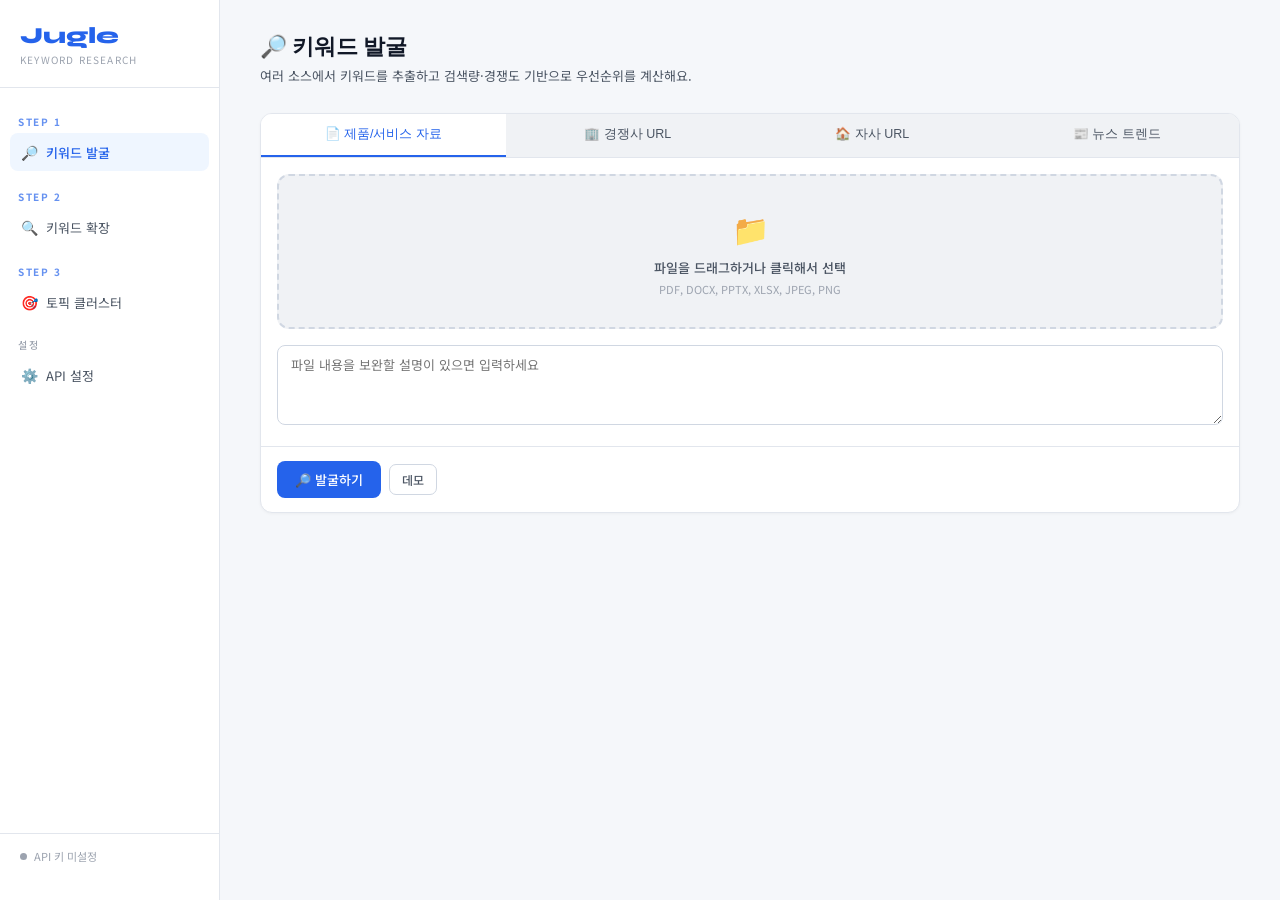
<file: index.html>
<!DOCTYPE html>
<html lang="ko">
<head>
<meta charset="UTF-8">
<meta name="viewport" content="width=device-width, initial-scale=1.0">
<title>Jugle — 키워드 발굴 도구</title>
<link href="https://fonts.googleapis.com/css2?family=Syne:wght@400;500;600;700;800&family=Noto+Sans+KR:wght@300;400;500;700&display=swap" rel="stylesheet">
<link rel="stylesheet" href="style.css">
</head>
<body>
<div class="app">

<!-- ── 사이드바 ── -->
<aside class="sidebar">
  <div class="logo">
    <div class="logo-text">Jugle</div>
    <div class="logo-sub">Keyword Research</div>
  </div>
  <nav class="nav">
    <div class="nav-step">STEP 1</div>
    <div class="nav-item active" onclick="showPage('discover')"><span class="icon">🔎</span>키워드 발굴</div>
    <div class="nav-step">STEP 2</div>
    <div class="nav-item" onclick="showPage('longtail')"><span class="icon">🔍</span>키워드 확장</div>
    <div class="nav-step">STEP 3</div>
    <div class="nav-item" onclick="showPage('strategy')"><span class="icon">🎯</span>토픽 클러스터</div>
    <div class="nav-label">설정</div>
    <div class="nav-item" onclick="showPage('settings')"><span class="icon">⚙️</span>API 설정</div>
  </nav>
  <div class="sidebar-bottom">
    <div class="api-status">
      <div class="api-dot" id="api-dot"></div>
      <span id="api-status-text">API 키 미설정</span>
    </div>
  </div>
</aside>

<!-- ── 메인 ── -->
<main class="main">

<!-- ══ 키워드 확장 ══ -->
<div id="page-longtail" class="page">
  <div class="page-header">
    <div class="page-title">🔍 키워드 확장</div>
    <div class="page-desc">씨앗 키워드를 수직으로 깊게 파요. 같은 주제를 다양한 표현 방식으로 확장해 롱테일 키워드 30~40개를 발굴하고 인지/고려/전환으로 분류해요.</div>
  </div>
  <div class="card">
    <div class="card-title">🌱 씨앗 키워드</div>
    <div style="display:flex;gap:8px">
      <input type="text" id="seed-keyword" placeholder="예: AI 코딩 도구 (쉼표로 최대 3개)"/>
      <button class="btn btn-primary" onclick="expandLongtail()">🔍 확장</button>
      <button class="btn btn-secondary btn-sm" onclick="demoLongtail()">데모</button>
    </div>
  </div>
  <div id="longtail-result"></div>
</div>

<!-- ══ 키워드 발굴 ══ -->
<div id="page-discover" class="page active">
  <div class="page-header">
    <div class="page-title">🔎 키워드 발굴</div>
    <div class="page-desc">여러 소스에서 키워드를 추출하고 검색량·경쟁도 기반으로 우선순위를 계산해요.</div>
  </div>

  <!-- 소스 탭 -->
  <div class="card" style="padding:0;overflow:hidden">
    <div class="disc-tab-bar">
      <button class="disc-tab-btn active" data-tab="product" onclick="selectDiscTab(this)">📄 제품/서비스 자료</button>
      <button class="disc-tab-btn" data-tab="competitor" onclick="selectDiscTab(this)">🏢 경쟁사 URL</button>
      <button class="disc-tab-btn" data-tab="owned" onclick="selectDiscTab(this)">🏠 자사 URL</button>
      <button class="disc-tab-btn" data-tab="news" onclick="selectDiscTab(this)">📰 뉴스 트렌드</button>
    </div>

    <!-- 제품/서비스 자료 -->
    <div class="disc-tab-panel active" id="disc-panel-product">
      <div class="dropzone" id="disc-dropzone"
        ondragover="event.preventDefault();this.classList.add('drag-over')"
        ondragleave="this.classList.remove('drag-over')"
        ondrop="handleDiscDrop(event)"
        onclick="document.getElementById('disc-file-input').click()">
        <div class="dropzone-icon">📁</div>
        <div class="dropzone-text">파일을 드래그하거나 클릭해서 선택</div>
        <div class="dropzone-sub">PDF, DOCX, PPTX, XLSX, JPEG, PNG</div>
      </div>
      <input type="file" id="disc-file-input" accept=".pdf,.docx,.pptx,.xlsx,.jpeg,.jpg,.png" style="display:none" onchange="handleDiscFileSelect(event)">
      <div id="disc-file-list" style="padding:0 16px"></div>
      <div style="padding:0 16px 16px">
        <textarea id="disc-product-text" style="height:80px" placeholder="파일 내용을 보완할 설명이 있으면 입력하세요"></textarea>
      </div>
    </div>

    <!-- 경쟁사 URL -->
    <div class="disc-tab-panel" id="disc-panel-competitor">
      <div style="padding:16px">
        <textarea id="disc-competitor-urls" style="height:140px" placeholder="경쟁사 URL을 한 줄에 하나씩 입력하세요&#10;https://example.com/blog"></textarea>
      </div>
    </div>

    <!-- 자사 URL -->
    <div class="disc-tab-panel" id="disc-panel-owned">
      <div style="padding:16px">
        <textarea id="disc-owned-urls" style="height:140px" placeholder="자사 URL을 한 줄에 하나씩 입력하세요&#10;https://mysite.com/blog"></textarea>
      </div>
    </div>

    <!-- 뉴스 트렌드 -->
    <div class="disc-tab-panel" id="disc-panel-news">
      <div style="padding:16px">
        <textarea id="disc-news-topic" style="height:140px" placeholder="분석할 업계 키워드를 입력하세요 (예: AI 코딩 도구, SaaS)"></textarea>
      </div>
    </div>

    <div style="padding:14px 16px;display:flex;gap:8px;align-items:center;border-top:1px solid var(--border)">
      <button class="btn btn-primary" onclick="discoverKeywords()">🔎 발굴하기</button>
      <button class="btn btn-secondary btn-sm" onclick="demoDiscover()">데모</button>
      <button class="btn btn-ghost btn-sm" id="disc-load-prev" onclick="loadPrevDiscoverResult()" style="display:none;margin-left:auto;font-size:11px"></button>
    </div>
  </div>

  <!-- 가중치 슬라이더 + 결과 -->
  <div id="discover-result"></div>
</div>

<!-- ══ 콘텐츠 전략 ══ -->
<div id="page-strategy" class="page">
  <div class="page-header">
    <div class="page-title">🎯 토픽 클러스터</div>
    <div class="page-desc">핵심 주제어를 입력하면 토픽 클러스터 맵과 콘텐츠 캘린더를 자동 생성해요.</div>
  </div>
  <div class="card">
    <div class="card-title">🗺️ 토픽 클러스터 맵</div>
    <div class="mb-16">
      <label>핵심 주제어</label>
      <input type="text" id="topic-keywords" placeholder="예: AI 코딩 도구"/>
    </div>
    <div style="display:flex;gap:8px;align-items:center">
      <button class="btn btn-primary" onclick="generateTopicCluster()">🗺️ 클러스터 생성</button>
      <button class="btn btn-secondary btn-sm" onclick="demoTopicCluster()">데모 보기</button>
    </div>
  </div>
  <div id="topic-result"></div>
</div>

<!-- ══ 설정 ══ -->
<div id="page-settings" class="page">
  <div class="page-header"><div class="page-title">⚙️ API 설정</div><div class="page-desc">API 키는 이 브라우저 로컬에만 저장돼요.</div></div>
  <div class="card settings-form">
    <div class="card-title">🔑 Anthropic API Key</div>
    <div class="field">
      <label>API Key</label>
      <div class="key-input-wrap"><input type="password" id="api-key-input" placeholder="sk-ant-api03-…"/><span class="key-toggle" onclick="toggleKeyVisibility()">보기</span></div>
      <div class="text-xs" style="margin-top:5px">console.anthropic.com에서 발급</div>
    </div>
    <button class="btn btn-primary" onclick="saveApiKey()">저장</button>
    <button class="btn btn-ghost" style="margin-left:6px" onclick="clearApiKey()">초기화</button>
  </div>
  <div class="card settings-form">
    <div class="card-title">🔍 DataForSEO API (구글 검색량 · KD)</div>
    <div class="field">
      <label>Client ID</label>
      <div class="key-input-wrap"><input type="password" id="dfs-id-input" placeholder="이메일 형식"/><span class="key-toggle" onclick="toggleDfsVisibility('id')">보기</span></div>
    </div>
    <div class="field" style="margin-top:10px">
      <label>Client Secret</label>
      <div class="key-input-wrap"><input type="password" id="dfs-secret-input" placeholder="DataForSEO 비밀번호"/><span class="key-toggle" onclick="toggleDfsVisibility('secret')">보기</span></div>
    </div>
    <div class="text-xs" style="margin-top:6px;margin-bottom:12px">app.dataforseo.com에서 발급 · Netlify 환경변수 DATAFORSEO_CLIENT_ID / DATAFORSEO_CLIENT_SECRET에도 설정 필요</div>
    <button class="btn btn-primary" onclick="saveDfsKeys()">저장</button>
    <button class="btn btn-ghost" style="margin-left:6px" onclick="clearDfsKeys()">초기화</button>
  </div>
  <div class="card settings-form">
    <div class="card-title">🗄️ 데이터 관리</div>
    <div style="display:flex;flex-direction:column;gap:8px">
      <button class="btn btn-secondary" onclick="exportJSON()">⬇ JSON으로 전체 백업</button>
      <button class="btn btn-secondary" onclick="document.getElementById('import-file2').click()">⬆ JSON에서 복원</button>
      <input type="file" id="import-file2" accept=".json" style="display:none" onchange="importJSON(event)">
      <div class="text-xs" style="margin-top:3px">브라우저 캐시 삭제 전에 꼭 백업하세요.</div>
    </div>
  </div>
  <div id="settings-msg"></div>
</div>

</main>
</div>

<script src="main.js"></script>

</body>
</html>
</file>
<file: style.css>
:root {
  --bg:#F5F7FA;--bg2:#FFFFFF;--bg3:#F0F2F5;
  --border:#E2E6ED;--border2:#D0D7E2;
  --accent:#2563EB;--accent-lt:#EFF6FF;
  --green:#059669;--green-lt:#ECFDF5;
  --amber:#D97706;--amber-lt:#FFFBEB;
  --red:#DC2626;--red-lt:#FEF2F2;
  --text:#111827;--text2:#4B5563;--text3:#9CA3AF;
  /* 인지/고려/전환 — 밝고 부드러운 파스텔 톤 */
  --인지-bg:#E0F2FE;--인지-c:#0284C7;--인지-border:#BAE6FD;
  --고려-bg:#FEF9C3;--고려-c:#CA8A04;--고려-border:#FDE047;
  --전환-bg:#DCFCE7;--전환-c:#16A34A;--전환-border:#86EFAC;
}
*{margin:0;padding:0;box-sizing:border-box;}
body{background:var(--bg);color:var(--text);font-family:'Noto Sans KR',sans-serif;font-weight:400;min-height:100vh;}
.app{display:flex;min-height:100vh;}

/* ── 사이드바 ── */
.sidebar{width:220px;min-height:100vh;background:var(--bg2);border-right:1px solid var(--border);display:flex;flex-direction:column;padding:22px 0;position:fixed;top:0;left:0;bottom:0;z-index:100;}
.logo{padding:0 20px 20px;border-bottom:1px solid var(--border);}
.logo-text{font-family:'Syne',sans-serif;font-size:23px;font-weight:800;color:var(--accent);}
.logo-sub{font-size:10px;color:var(--text3);letter-spacing:1.2px;text-transform:uppercase;margin-top:3px;}
.nav{padding:8px 10px;flex:1;}
.nav-label{font-size:10px;letter-spacing:1.5px;text-transform:uppercase;color:var(--text3);padding:0 8px;margin-bottom:4px;margin-top:16px;font-weight:500;}
.nav-step{font-size:10px;letter-spacing:1.5px;text-transform:uppercase;color:var(--accent);padding:0 8px;margin-bottom:4px;margin-top:18px;font-weight:700;opacity:0.7;}

.nav-item{display:flex;align-items:center;gap:8px;padding:9px 10px;border-radius:8px;font-size:13px;color:var(--text2);cursor:pointer;transition:all 0.15s;margin-bottom:1px;}
.nav-item:hover{background:var(--bg3);color:var(--text);}
.nav-item.active{background:var(--accent-lt);color:var(--accent);font-weight:500;}
.nav-item .icon{font-size:14px;width:18px;text-align:center;}
.sidebar-bottom{padding:14px 20px;border-top:1px solid var(--border);}
.api-status{display:flex;align-items:center;gap:7px;font-size:11px;color:var(--text3);}
.api-dot{width:7px;height:7px;border-radius:50%;background:var(--text3);}
.api-dot.on{background:var(--green);box-shadow:0 0 0 2px var(--green-lt);}

/* ── 메인 ── */
.main{margin-left:220px;flex:1;padding:32px 40px;min-height:100vh;}
.page{display:none;}
.page.active{display:block;animation:fadeIn 0.2s ease;}
@keyframes fadeIn{from{opacity:0;transform:translateY(5px)}to{opacity:1;transform:translateY(0)}}

/* ── 공통 컴포넌트 ── */
.page-header{margin-bottom:26px;}
.page-title{font-family:'Syne',sans-serif;font-size:22px;font-weight:700;color:var(--text);}
.page-desc{font-size:13px;color:var(--text2);margin-top:4px;line-height:1.6;}
.card{background:var(--bg2);border:1px solid var(--border);border-radius:12px;padding:20px;margin-bottom:14px;box-shadow:0 1px 3px rgba(0,0,0,0.04);}
.card-title{font-family:'Syne',sans-serif;font-size:13px;font-weight:600;color:var(--text);margin-bottom:14px;display:flex;align-items:center;gap:6px;}
input,textarea,select{background:var(--bg2);border:1px solid var(--border2);border-radius:8px;color:var(--text);font-family:'Noto Sans KR',sans-serif;font-size:13px;padding:9px 13px;outline:none;transition:border-color 0.15s,box-shadow 0.15s;width:100%;}
input:focus,textarea:focus,select:focus{border-color:var(--accent);box-shadow:0 0 0 3px rgba(37,99,235,0.09);}
input::placeholder{color:var(--text3);}
label{font-size:11px;color:var(--text2);margin-bottom:5px;display:block;font-weight:500;}
.btn{display:inline-flex;align-items:center;gap:6px;padding:9px 18px;border-radius:8px;font-family:'Noto Sans KR',sans-serif;font-size:13px;font-weight:500;cursor:pointer;transition:all 0.15s;border:none;outline:none;white-space:nowrap;}
.btn-primary{background:var(--accent);color:#fff;}
.btn-primary:hover{background:#1D4ED8;box-shadow:0 4px 12px rgba(37,99,235,0.22);transform:translateY(-1px);}
.btn-secondary{background:var(--bg2);color:var(--text2);border:1px solid var(--border2);}
.btn-secondary:hover{background:var(--bg3);color:var(--text);}
.btn-ghost{background:transparent;color:var(--text2);padding:6px 10px;font-size:12px;}
.btn-ghost:hover{color:var(--accent);background:var(--accent-lt);border-radius:6px;}
.btn-sm{padding:6px 12px;font-size:12px;border-radius:7px;}
.btn:disabled{opacity:0.4;cursor:not-allowed;}
.tabs{display:flex;gap:2px;margin-bottom:20px;background:var(--bg3);border-radius:10px;padding:3px;width:fit-content;border:1px solid var(--border);}
.tab{padding:7px 16px;border-radius:8px;font-size:12px;cursor:pointer;color:var(--text2);transition:all 0.15s;}
.tab.active{background:var(--bg2);color:var(--accent);font-weight:500;box-shadow:0 1px 3px rgba(0,0,0,0.08);}
.banner{display:flex;align-items:flex-start;gap:10px;padding:10px 14px;border-radius:9px;font-size:12px;margin-bottom:12px;line-height:1.5;}
.banner-warning{background:var(--amber-lt);border:1px solid #FDE68A;color:#92400E;}
.banner-info{background:var(--accent-lt);border:1px solid #BFDBFE;color:#1E40AF;}
.banner-success{background:var(--green-lt);border:1px solid #A7F3D0;color:#065F46;}
.text-xs{font-size:11px;color:var(--text3);}
.text-sm{font-size:12px;color:var(--text2);}
.flex{display:flex;}.items-center{align-items:center;}.justify-between{justify-content:space-between;}
.mb-12{margin-bottom:12px;}.mb-16{margin-bottom:16px;}

/* ── Intent 배지 ── */
.intent-pill{display:inline-flex;align-items:center;justify-content:center;padding:2px 9px;border-radius:5px;font-size:11px;font-weight:600;white-space:nowrap;cursor:pointer;transition:opacity 0.15s;}
.intent-pill:hover{opacity:0.75;}
.ip-인지{background:var(--인지-bg);color:var(--인지-c);}
.ip-고려{background:var(--고려-bg);color:var(--고려-c);}
.ip-전환{background:var(--전환-bg);color:var(--전환-c);}

/* ── KD 바 ── */
.kd-wrap{display:flex;align-items:center;gap:7px;}
.kd-bar-bg{flex:1;height:5px;background:var(--bg3);border-radius:3px;overflow:hidden;min-width:44px;}
.kd-bar{height:100%;border-radius:3px;}
.kd-num{font-size:12px;font-weight:600;min-width:24px;text-align:right;}

/* ── 체크박스 ── */
.row-checkbox{width:15px;height:15px;cursor:pointer;accent-color:var(--accent);}
.th-checkbox{width:15px;height:15px;cursor:pointer;accent-color:var(--accent);}

/* ── 선택 저장 툴바 (사용 안 함 — result-summary에 통합) ── */
.select-toolbar{ display:none !important; }

/* ── 인텐트 인라인 필터 (테이블 헤더 드롭다운) ── */
.intent-filter-wrap{position:relative;display:inline-flex;align-items:center;gap:4px;}
.intent-filter-btn{display:inline-flex;align-items:center;gap:3px;padding:3px 8px;border-radius:5px;font-size:11px;font-weight:600;border:1px dashed transparent;cursor:pointer;transition:all 0.15s;}
.intent-filter-btn:hover{border-color:var(--border2);background:var(--bg3);}
.intent-filter-btn.filtered-인지{background:var(--인지-bg);color:var(--인지-c);border-color:var(--인지-c);}
.intent-filter-btn.filtered-고려{background:var(--고려-bg);color:var(--고려-c);border-color:var(--고려-c);}
.intent-filter-btn.filtered-전환{background:var(--전환-bg);color:var(--전환-c);border-color:var(--전환-c);}
.intent-dropdown{position:absolute;top:28px;left:0;background:var(--bg2);border:1px solid var(--border);border-radius:10px;box-shadow:0 8px 20px rgba(0,0,0,0.1);z-index:300;min-width:130px;padding:4px;display:none;}
.intent-dropdown.open{display:block;animation:fadeIn 0.1s ease;}
.intent-dropdown-item{display:flex;align-items:center;gap:8px;padding:7px 10px;border-radius:7px;font-size:12px;cursor:pointer;transition:background 0.1s;}
.intent-dropdown-item:hover{background:var(--bg3);}
.intent-dropdown-item.selected{background:var(--accent-lt);}

/* ── 플랫폼 스위치 탭 (검색창 위) ── */
.platform-switch{display:inline-flex;background:var(--bg3);border:1px solid var(--border);border-radius:20px;padding:3px;margin-bottom:10px;}
.psw-btn{padding:5px 16px;border-radius:16px;font-size:12px;font-weight:500;color:var(--text2);cursor:pointer;transition:all 0.18s;border:none;background:transparent;white-space:nowrap;display:flex;align-items:center;gap:5px;}
.psw-btn.active{background:var(--bg2);color:var(--accent);box-shadow:0 1px 4px rgba(0,0,0,0.1);}
.psw-btn.active-naver{background:var(--bg2);color:#059669;box-shadow:0 1px 4px rgba(0,0,0,0.1);}
.psw-btn:hover:not(.active):not(.active-naver){color:var(--text);}

/* ── 트렌드 검색바 (단순화) ── */
.trend-searchbar{display:flex;align-items:stretch;background:var(--bg2);border:1px solid var(--border2);border-radius:10px;overflow:hidden;box-shadow:0 1px 4px rgba(0,0,0,0.06);}
.trend-searchbar:focus-within{border-color:var(--accent);box-shadow:0 0 0 3px rgba(37,99,235,0.1);}
.tseg-wrap{display:flex;align-items:center;gap:1px;padding:5px 6px;border-right:1px solid var(--border);flex-shrink:0;}
.tseg{padding:6px 12px;border-radius:7px;font-size:12.5px;color:var(--text2);cursor:pointer;transition:all 0.15s;white-space:nowrap;border:none;background:transparent;}
.tseg.active{background:var(--accent);color:#fff;font-weight:500;}
.tseg:hover:not(.active){background:var(--bg3);}
.trend-other-input{border:none!important;box-shadow:none!important;border-radius:0!important;padding:10px 14px;font-size:13px;flex:1;min-width:0;outline:none;}
.trend-spacer{flex:1;}
.trend-search-btn{padding:0 20px;background:var(--accent);color:#fff;border:none;font-family:'Noto Sans KR',sans-serif;font-size:13px;font-weight:500;cursor:pointer;transition:background 0.15s;display:flex;align-items:center;gap:6px;align-self:stretch;}
.trend-search-btn:hover{background:#1D4ED8;}

/* ── 검색량 기간 범위 ── */
.range-bar{display:flex;align-items:center;gap:6px;margin-top:8px;}
.range-btn{padding:4px 11px;border-radius:15px;font-size:11px;font-weight:500;border:1px solid var(--border);background:var(--bg2);color:var(--text2);cursor:pointer;transition:all 0.15s;}
.range-btn.active{background:var(--accent-lt);border-color:var(--accent);color:var(--accent);}
.range-btn:disabled{opacity:0.35;cursor:not-allowed;}
.range-label{font-size:11px;color:var(--text3);margin-right:2px;}

/* ── 키워드 테이블 ── */
.kw-table-wrap{overflow-x:auto;border-radius:10px;border:1px solid var(--border);background:var(--bg2);}
.kw-table{width:100%;border-collapse:collapse;}
.kw-table thead tr{background:var(--bg3);border-bottom:1px solid var(--border2);}
.kw-table th{text-align:left;padding:10px 12px;font-size:11px;letter-spacing:0.8px;text-transform:uppercase;color:var(--text3);font-weight:600;white-space:nowrap;user-select:none;}
.kw-table th.sortable{cursor:pointer;}
.kw-table th.sortable:hover{color:var(--accent);}
.kw-table th .sort-icon{margin-left:3px;opacity:0.4;}
.kw-table th.sort-asc .sort-icon,.kw-table th.sort-desc .sort-icon{opacity:1;color:var(--accent);}
.kw-table tbody tr{border-bottom:1px solid var(--border);transition:background 0.1s;}
.kw-table tbody tr:last-child{border-bottom:none;}
.kw-table tbody tr:hover{background:#FAFBFD;}
.kw-table tbody tr.row-selected{background:var(--accent-lt)!important;}
.kw-table td{padding:10px 12px;font-size:13px;vertical-align:middle;}
.kw-table td.keyword-cell{font-weight:500;color:var(--text);max-width:240px;}
.kw-table td.num-cell{text-align:right;font-variant-numeric:tabular-nums;color:var(--text2);font-size:12px;}
.result-summary{display:flex;align-items:center;gap:14px;padding:8px 0;margin-bottom:10px;font-size:12px;color:var(--text2);}
.result-summary strong{color:var(--text);}
.result-actions{margin-left:auto;display:flex;gap:7px;}

/* ── 케밥 메뉴 ── */
.kebab-wrap{position:relative;}
.kebab-btn{width:26px;height:26px;border-radius:6px;background:transparent;border:1px solid var(--border);color:var(--text3);cursor:pointer;font-size:15px;display:flex;align-items:center;justify-content:center;transition:all 0.15s;line-height:1;}
.kebab-btn:hover{border-color:var(--accent);color:var(--accent);background:var(--accent-lt);}
.kebab-menu{position:absolute;right:0;top:30px;background:var(--bg2);border:1px solid var(--border);border-radius:10px;box-shadow:0 8px 24px rgba(0,0,0,0.12);z-index:200;min-width:155px;padding:4px;display:none;}
.kebab-menu.open{display:block;animation:fadeIn 0.12s ease;}
.kebab-item{display:flex;align-items:center;gap:8px;padding:7px 10px;border-radius:7px;font-size:12px;color:var(--text2);cursor:pointer;transition:background 0.1s;}
.kebab-item:hover{background:var(--bg3);color:var(--text);}
.kebab-divider{height:1px;background:var(--border);margin:3px 0;}

/* ── 저장함 필터 ── */
.intent-filters{display:flex;gap:6px;flex-wrap:wrap;margin-bottom:14px;}
.intent-btn{padding:5px 12px;border-radius:20px;font-size:12px;border:1px solid var(--border);background:var(--bg2);color:var(--text2);cursor:pointer;transition:all 0.15s;}
.intent-btn.f-all{background:var(--bg3);border-color:var(--border2);color:var(--text);font-weight:500;}
.intent-btn.f-인지{background:var(--인지-bg);border-color:#93C5FD;color:var(--인지-c);font-weight:500;}
.intent-btn.f-고려{background:var(--고려-bg);border-color:#FCD34D;color:var(--고려-c);font-weight:500;}
.intent-btn.f-전환{background:var(--전환-bg);border-color:#6EE7B7;color:var(--전환-c);font-weight:500;}

/* ── 로딩 ── */
.loading-wrap{display:flex;flex-direction:column;align-items:center;justify-content:center;padding:52px;gap:12px;}
.spinner{width:30px;height:30px;border:2.5px solid var(--border);border-top-color:var(--accent);border-radius:50%;animation:spin 0.75s linear infinite;}
@keyframes spin{to{transform:rotate(360deg)}}
.loading-text{font-size:13px;color:var(--text2);}
.stream-box{background:var(--bg3);border:1px solid var(--border);border-radius:10px;padding:16px;font-size:13px;line-height:1.8;color:var(--text2);min-height:80px;white-space:pre-wrap;}

/* ── 홈 ── */

/* ── 연관키워드 그래프 ── */

/* ── 인텐트 갭 ── */
.gap-row{display:flex;align-items:center;gap:10px;margin-bottom:10px;}
.gap-bg{flex:1;height:8px;background:var(--bg3);border-radius:4px;overflow:hidden;}
.gap-bar{height:100%;border-radius:4px;transition:width 0.5s ease;}

/* ── 토픽 클러스터 퍼널 레인 ── */
.cluster-pillar{background:var(--accent);color:#fff;border-radius:10px;padding:14px 18px;margin-bottom:20px;font-weight:600;font-size:14px;text-align:center;position:relative;}
.cluster-pillar::after{content:'';position:absolute;bottom:-12px;left:50%;transform:translateX(-50%);width:2px;height:12px;background:var(--border2);}
.funnel-lanes{display:grid;grid-template-columns:repeat(3,1fr);gap:16px;position:relative;}
.funnel-lanes::before{content:'';position:absolute;top:0;left:0;right:0;height:3px;background:linear-gradient(90deg,var(--인지-c),var(--고려-c),var(--전환-c));border-radius:3px;margin-bottom:4px;}
.funnel-lane{background:var(--bg2);border:1px solid var(--border);border-radius:10px;overflow:hidden;}
.funnel-lane-header{padding:10px 14px;font-size:12px;font-weight:600;display:flex;align-items:center;gap:7px;border-bottom:1px solid var(--border);}
.funnel-lane-header.인지{background:var(--인지-bg);color:var(--인지-c);}
.funnel-lane-header.고려{background:var(--고려-bg);color:var(--고려-c);}
.funnel-lane-header.전환{background:var(--전환-bg);color:var(--전환-c);}
.funnel-lane-body{padding:10px;}
.funnel-item{background:var(--bg3);border-radius:8px;padding:10px 12px;margin-bottom:8px;border-left:3px solid transparent;transition:all 0.15s;}
.funnel-item:last-child{margin-bottom:0;}
.funnel-item.인지{border-left-color:var(--인지-c);}
.funnel-item.고려{border-left-color:var(--고려-c);}
.funnel-item.전환{border-left-color:var(--전환-c);}
.funnel-item:hover{background:var(--surface);}
.funnel-item-title{font-size:12.5px;font-weight:500;color:var(--text);margin-bottom:4px;line-height:1.4;}
.funnel-item-meta{display:flex;gap:8px;align-items:center;}
.funnel-connector{display:flex;justify-content:center;margin:12px 0;color:var(--text3);font-size:18px;}

/* ── 설정 ── */
.settings-form{max-width:460px;}
.settings-form .field{margin-bottom:16px;}
.key-input-wrap{position:relative;}
.key-input-wrap input{padding-right:56px;font-family:monospace;font-size:12px;}
.key-toggle{position:absolute;right:11px;top:50%;transform:translateY(-50%);font-size:11px;color:var(--accent);cursor:pointer;font-weight:500;}

/* ── 빈 상태 ── */
.empty-state{text-align:center;padding:52px;color:var(--text3);}
.empty-icon{font-size:40px;margin-bottom:12px;opacity:0.3;}
/* ── 캘린더 발행 빈도 버튼 (range-btn과 분리) ── */
.cal-freq-btn{padding:5px 11px;border-radius:7px;font-size:11px;font-weight:500;border:none;background:transparent;color:var(--text2);cursor:pointer;transition:all 0.15s;}
.cal-freq-btn.active{background:var(--bg2);color:var(--accent);box-shadow:0 1px 3px rgba(0,0,0,0.08);}
.cal-freq-btn:hover:not(.active){color:var(--text);}

/* ── 비교 모달 ── */
.compare-modal-box{background:var(--bg2);border-radius:14px;box-shadow:0 20px 60px rgba(0,0,0,0.18);width:680px;max-width:95vw;max-height:88vh;display:flex;flex-direction:column;overflow:hidden;}
.compare-modal-header{padding:16px 20px;border-bottom:1px solid var(--border);display:flex;align-items:center;justify-content:space-between;}
.compare-modal-title{font-family:'Syne',sans-serif;font-size:15px;font-weight:700;}
.compare-modal-close{width:28px;height:28px;border-radius:6px;border:1px solid var(--border);background:transparent;cursor:pointer;font-size:16px;display:flex;align-items:center;justify-content:center;color:var(--text2);}
.compare-modal-close:hover{background:var(--bg3);}
.compare-modal-body{flex:1;overflow-y:auto;padding:20px;}

/* ── 키워드 발굴 ── */
.disc-tab-bar{display:flex;border-bottom:1px solid var(--border);background:var(--bg3);}
.disc-tab-btn{flex:1;padding:12px 10px;font-size:12.5px;font-weight:500;color:var(--text2);background:transparent;border:none;cursor:pointer;transition:all 0.15s;border-bottom:2px solid transparent;white-space:nowrap;}
.disc-tab-btn:hover{color:var(--accent);background:var(--bg2);}
.disc-tab-btn.active{color:var(--accent);border-bottom-color:var(--accent);background:var(--bg2);}
.disc-tab-panel{display:none;}
.disc-tab-panel.active{display:block;}

/* 드롭존 */
.dropzone{margin:16px;border:2px dashed var(--border2);border-radius:12px;padding:30px 20px;text-align:center;cursor:pointer;transition:all 0.2s;background:var(--bg3);}
.dropzone:hover,.dropzone.drag-over{border-color:var(--accent);background:var(--accent-lt);}
.dropzone-icon{font-size:30px;margin-bottom:8px;}
.dropzone-text{font-size:13px;font-weight:500;color:var(--text2);}
.dropzone-sub{font-size:11px;color:var(--text3);margin-top:4px;}

/* 파일 목록 */
.disc-file-item{display:flex;align-items:center;gap:8px;padding:8px 10px;background:var(--bg3);border-radius:8px;margin-bottom:6px;font-size:12px;}
.disc-file-name{flex:1;color:var(--text2);overflow:hidden;text-overflow:ellipsis;white-space:nowrap;}
.disc-file-size{color:var(--text3);flex-shrink:0;}
.disc-file-remove{width:20px;height:20px;border:none;background:transparent;color:var(--text3);cursor:pointer;border-radius:4px;font-size:14px;display:flex;align-items:center;justify-content:center;flex-shrink:0;}
.disc-file-remove:hover{background:var(--red-lt);color:var(--red);}

/* 툴팁 (ⓘ) */
.info-tip{position:relative;display:inline-flex;align-items:center;cursor:help;color:var(--text3);font-size:11px;margin-right:3px;}
.info-tip::before{content:attr(data-tip);position:absolute;bottom:calc(100% + 6px);left:50%;transform:translateX(-50%);background:#1F2937;color:#F9FAFB;padding:7px 10px;border-radius:7px;font-size:11px;line-height:1.5;white-space:pre-wrap;width:220px;z-index:9999;opacity:0;pointer-events:none;transition:opacity 0.15s;text-transform:none;font-weight:400;letter-spacing:0;}
.info-tip::after{content:'';position:absolute;bottom:calc(100% + 1px);left:50%;transform:translateX(-50%);border:5px solid transparent;border-top-color:#1F2937;opacity:0;pointer-events:none;transition:opacity 0.15s;}
.info-tip:hover::before,.info-tip:hover::after{opacity:1;}

/* 소스 배지 */
.src-badges{display:flex;flex-wrap:wrap;gap:3px;}
.src-badge{position:relative;display:inline-flex;align-items:center;justify-content:center;width:20px;height:20px;border-radius:4px;font-size:9px;font-weight:700;cursor:default;user-select:none;}
.src-badge.src-경{background:#DBEAFE;color:#1D4ED8;}
.src-badge.src-자{background:var(--green-lt);color:var(--green);}
.src-badge.src-뉴{background:#FEF9C3;color:#A16207;}
.src-badge.src-구{background:#F3E8FF;color:#7C3AED;}
.src-badge.src-AI{background:var(--bg3);color:var(--text3);}
.src-badge-tip{position:absolute;bottom:calc(100% + 6px);left:0;background:#1F2937;color:#F9FAFB;padding:8px 10px;border-radius:7px;font-size:11px;line-height:1.6;width:260px;z-index:9999;display:none;pointer-events:none;}
.src-badge:hover .src-badge-tip{display:block;}
.src-badge-tip a{color:#93C5FD;font-size:10px;display:block;overflow:hidden;text-overflow:ellipsis;white-space:nowrap;}

/* KD 점 */
.kd-dot{display:inline-block;width:7px;height:7px;border-radius:50%;margin-right:5px;flex-shrink:0;vertical-align:middle;}
.kd-dot.kd-low{background:#16A34A;}
.kd-dot.kd-mid{background:#CA8A04;}
.kd-dot.kd-high{background:#DC2626;}

/* 별점 */
.disc-score-badge{font-size:15px;font-weight:700;letter-spacing:0;}

/* 가중치 슬라이더 */
.weight-bar{display:flex;align-items:center;gap:8px;padding:12px 16px;background:var(--bg3);border-radius:10px;border:1px solid var(--border);margin-bottom:12px;flex-wrap:wrap;}
.weight-label{font-size:11px;color:var(--text2);white-space:nowrap;}
.weight-slider{flex:1;accent-color:var(--accent);}
.weight-pct{font-size:11px;color:var(--accent);font-weight:600;white-space:nowrap;min-width:60px;text-align:center;}
</file>
